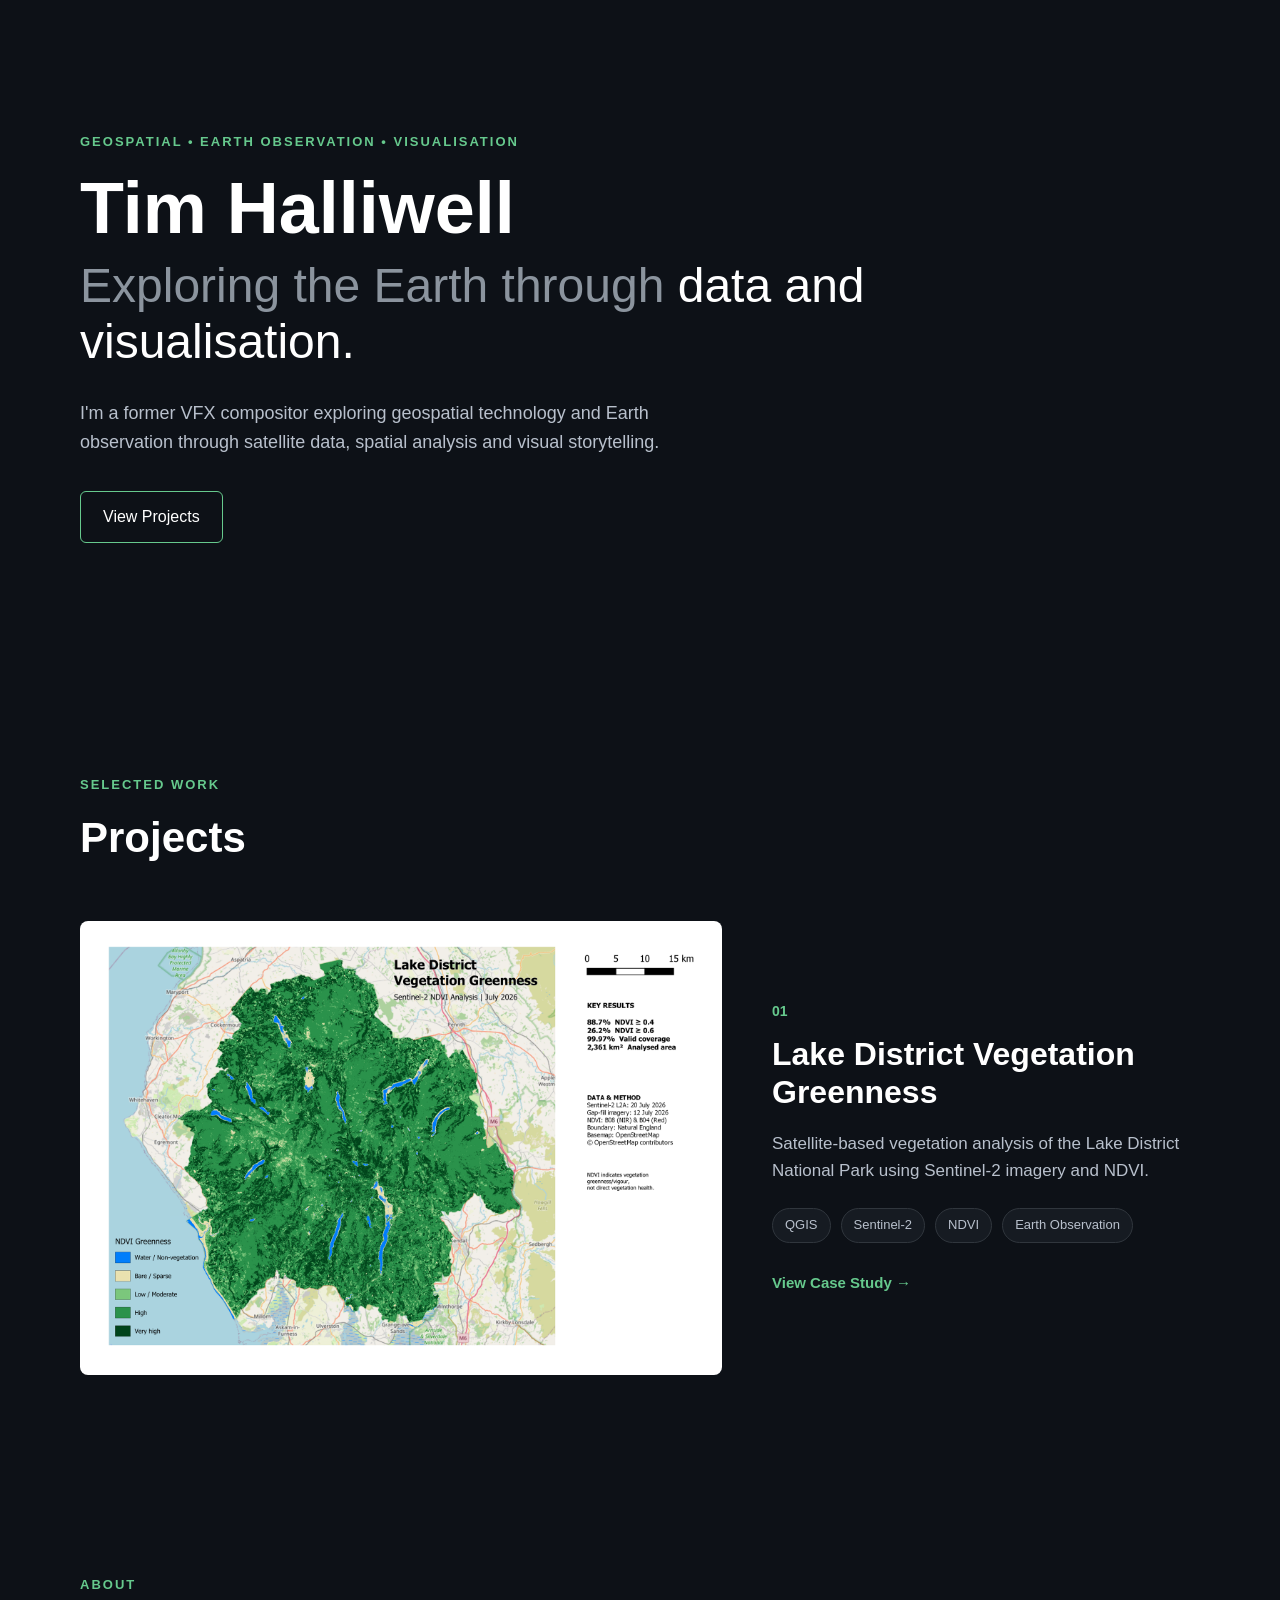
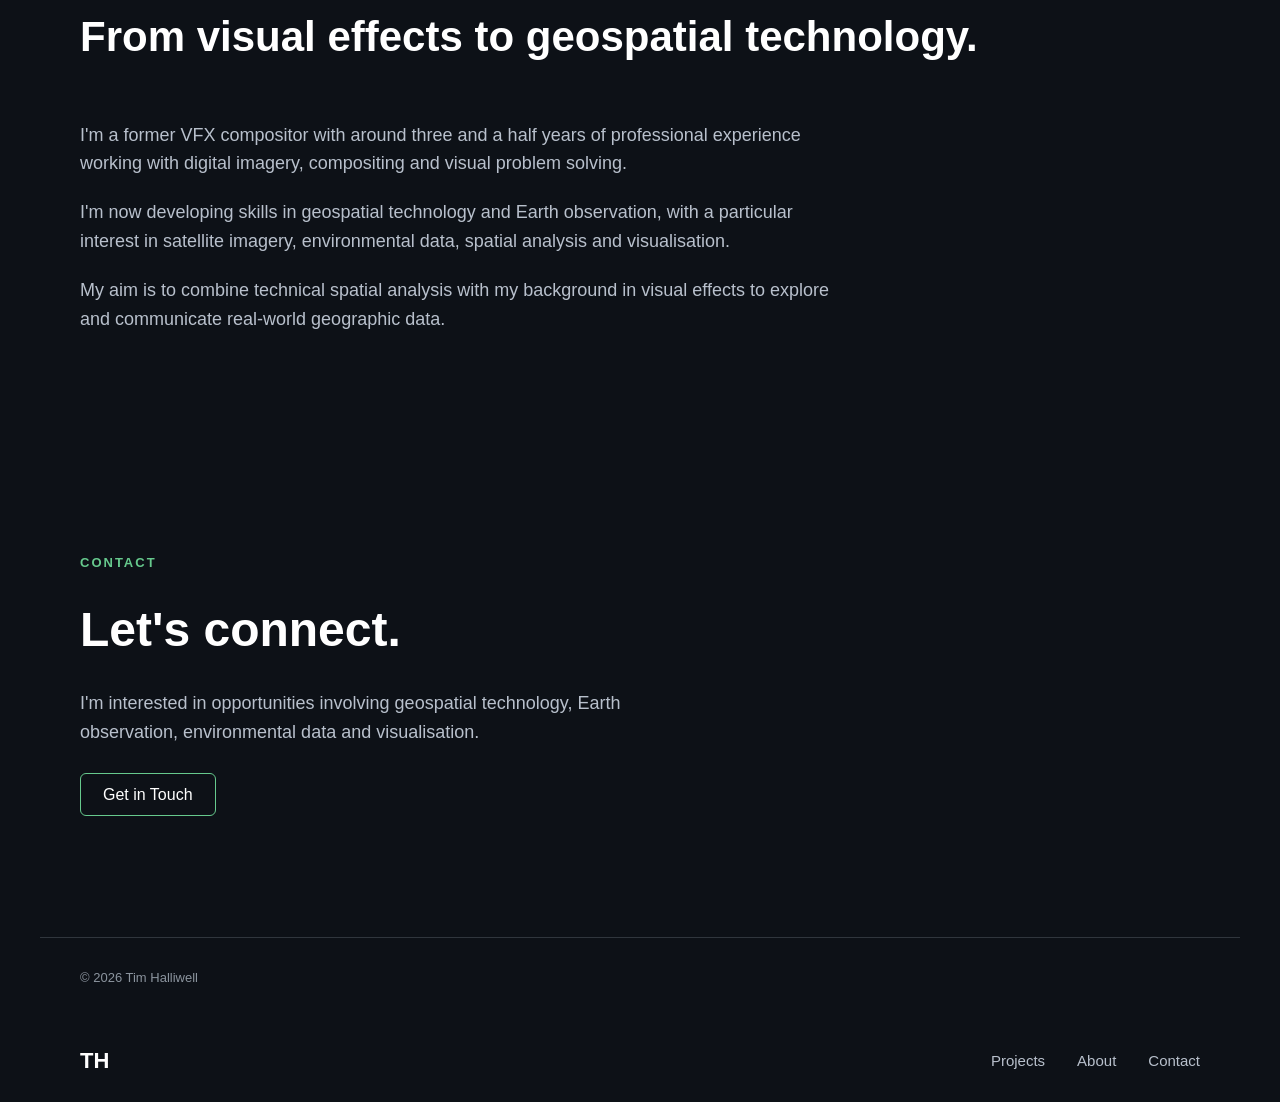
<file: index.html>
<!DOCTYPE html>
<html lang="en">

<head>
    <meta charset="UTF-8">

    <!-- Makes the site scale correctly on phones and tablets -->
    <meta name="viewport" content="width=device-width, initial-scale=1.0">

    <!-- Description used by search engines and link previews -->
    <meta
        name="description"
        content="Geospatial and Earth observation portfolio by Tim Halliwell, exploring satellite imagery, spatial analysis and data visualisation."
    >

    <title>Tim Halliwell | Geospatial & Earth Observation Portfolio</title>

    <link rel="stylesheet" href="style.css">
</head>

<!-- Hero: main introduction shown when the website first loads -->
<main>

    <section class="hero">

        <!-- Short label describing the portfolio -->
        <p class="hero-label">GEOSPATIAL • EARTH OBSERVATION • VISUALISATION</p>

        <!-- Main introduction -->
        <h1>Tim Halliwell</h1>

        <h2>
            Exploring the Earth through
            <span>data and visualisation.</span>
        </h2>

        <!-- Brief introduction to my background and current work -->
        <p class="hero-description">
            I'm a former VFX compositor exploring geospatial technology
            and Earth observation through satellite data, spatial analysis
            and visual storytelling.
        </p>

        <!-- Link that takes the user to the projects section -->
        <a href="#projects" class="hero-button">View Projects</a>

    </section>

    <!-- Projects: showcases selected geospatial and Earth observation work -->
    <section id="projects" class="projects">

        <!-- Section heading -->
        <div class="section-heading">
            <p>SELECTED WORK</p>
            <h2>Projects</h2>
        </div>

        <!-- Project card: Lake District NDVI analysis -->
        <article class="project-card">

        <!-- Final map produced from the Lake District NDVI analysis -->
        <div class="project-image">

            <!-- The project image also links to the full case study -->
            <a href="lake-district-ndvi.html">
                <img
                    src="images/lake-district-ndvi-web.png"
                    alt="NDVI vegetation greenness map of the Lake District National Park"
                >
            </a>

        </div>

            <!-- Information about the project -->
            <div class="project-info">

                <p class="project-number">01</p>

                <!-- Opens the full case study for this project -->
                <h3>
                    <a href="lake-district-ndvi.html">
                        Lake District Vegetation Greenness
                    </a>
                </h3>

                <p class="project-description">
                    Satellite-based vegetation analysis of the Lake District
                    National Park using Sentinel-2 imagery and NDVI.
                </p>

                <!-- Technologies and techniques used in the project -->
                <div class="project-tags">
                    <span>QGIS</span>
                    <span>Sentinel-2</span>
                    <span>NDVI</span>
                    <span>Earth Observation</span>
                </div>

                <!-- Link to the full project methodology and results -->
                <a href="lake-district-ndvi.html" class="project-link">
                View Case Study →
                </a>

            </div>

        </article>

    </section>

    <!-- ==================================================
     ABOUT
     Short introduction to my background and direction.
    =================================================== -->

<section id="about" class="about">

    <div class="section-heading">
        <p>ABOUT</p>
        <h2>From visual effects to geospatial technology.</h2>
    </div>

    <div class="about-content">

        <p>
            I'm a former VFX compositor with around three and a half years
            of professional experience working with digital imagery,
            compositing and visual problem solving.
        </p>

        <p>
            I'm now developing skills in geospatial technology and Earth
            observation, with a particular interest in satellite imagery,
            environmental data, spatial analysis and visualisation.
        </p>

        <p>
            My aim is to combine technical spatial analysis with my
            background in visual effects to explore and communicate
            real-world geographic data.
        </p>

    </div>

</section>

<!-- ==================================================
     CONTACT
     Gives visitors a simple way to get in touch.
=================================================== -->

<section id="contact" class="contact">

    <p class="hero-label">CONTACT</p>

    <h2>Let's connect.</h2>

    <p class="contact-text">
        I'm interested in opportunities involving geospatial technology,
        Earth observation, environmental data and visualisation.
    </p>

    <a href="mailto:Timhalliwell55@hotmail.com" class="hero-button">
        Get in Touch
    </a>

</section>

</main>

<!-- Footer -->
<footer>

    <p>© 2026 Tim Halliwell</p>

</footer>

<body>

    <!-- Header: contains the content shown at the top of the website -->
    <header>

        <!-- Navigation: contains links used to move around the website -->
        <nav>

            <!-- Logo/home link -->
            <a href="#" class="logo">TH</a>

            <!-- Container that groups the main navigation links together -->
            <div class="nav-links">

                <!-- Links to sections of the same page using their ID -->
                <a href="#projects">Projects</a>
                <a href="#about">About</a>
                <a href="#contact">Contact</a>

            </div>

        </nav>

    </header>

</body>
</file>
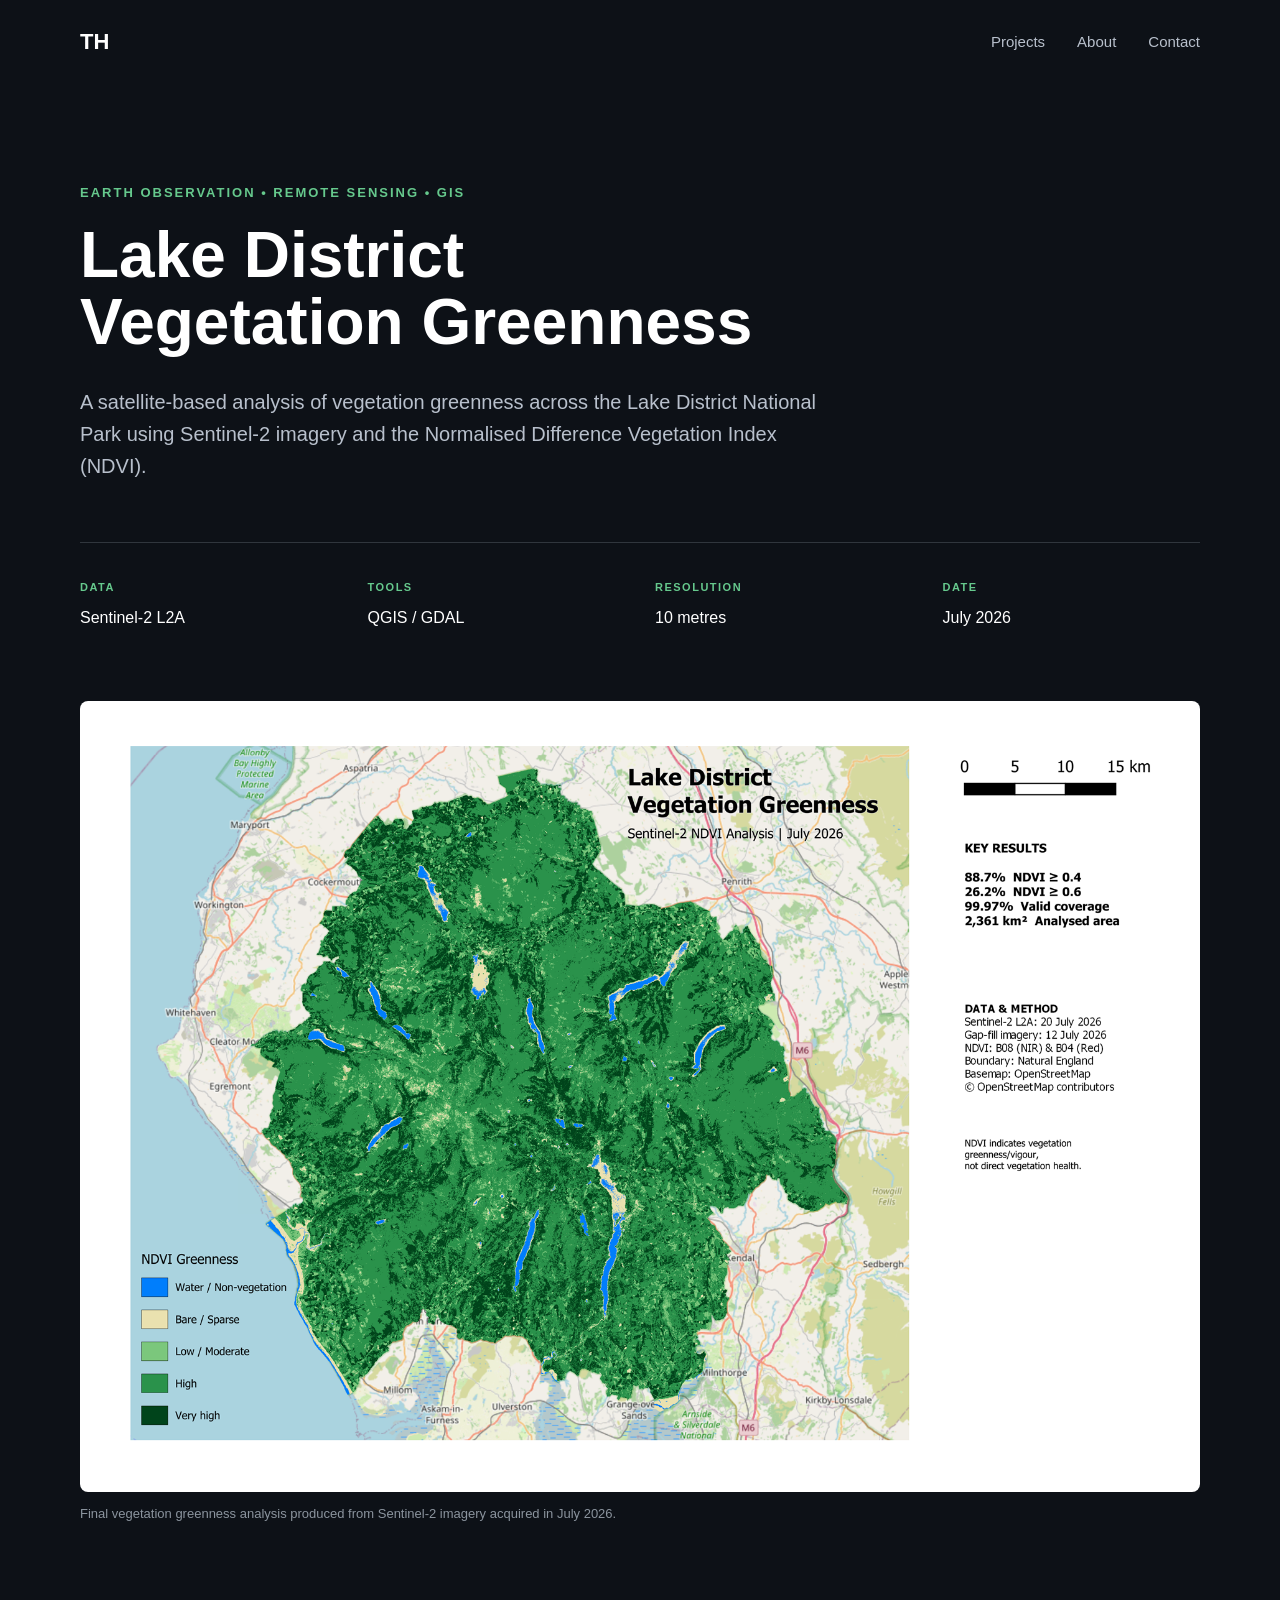
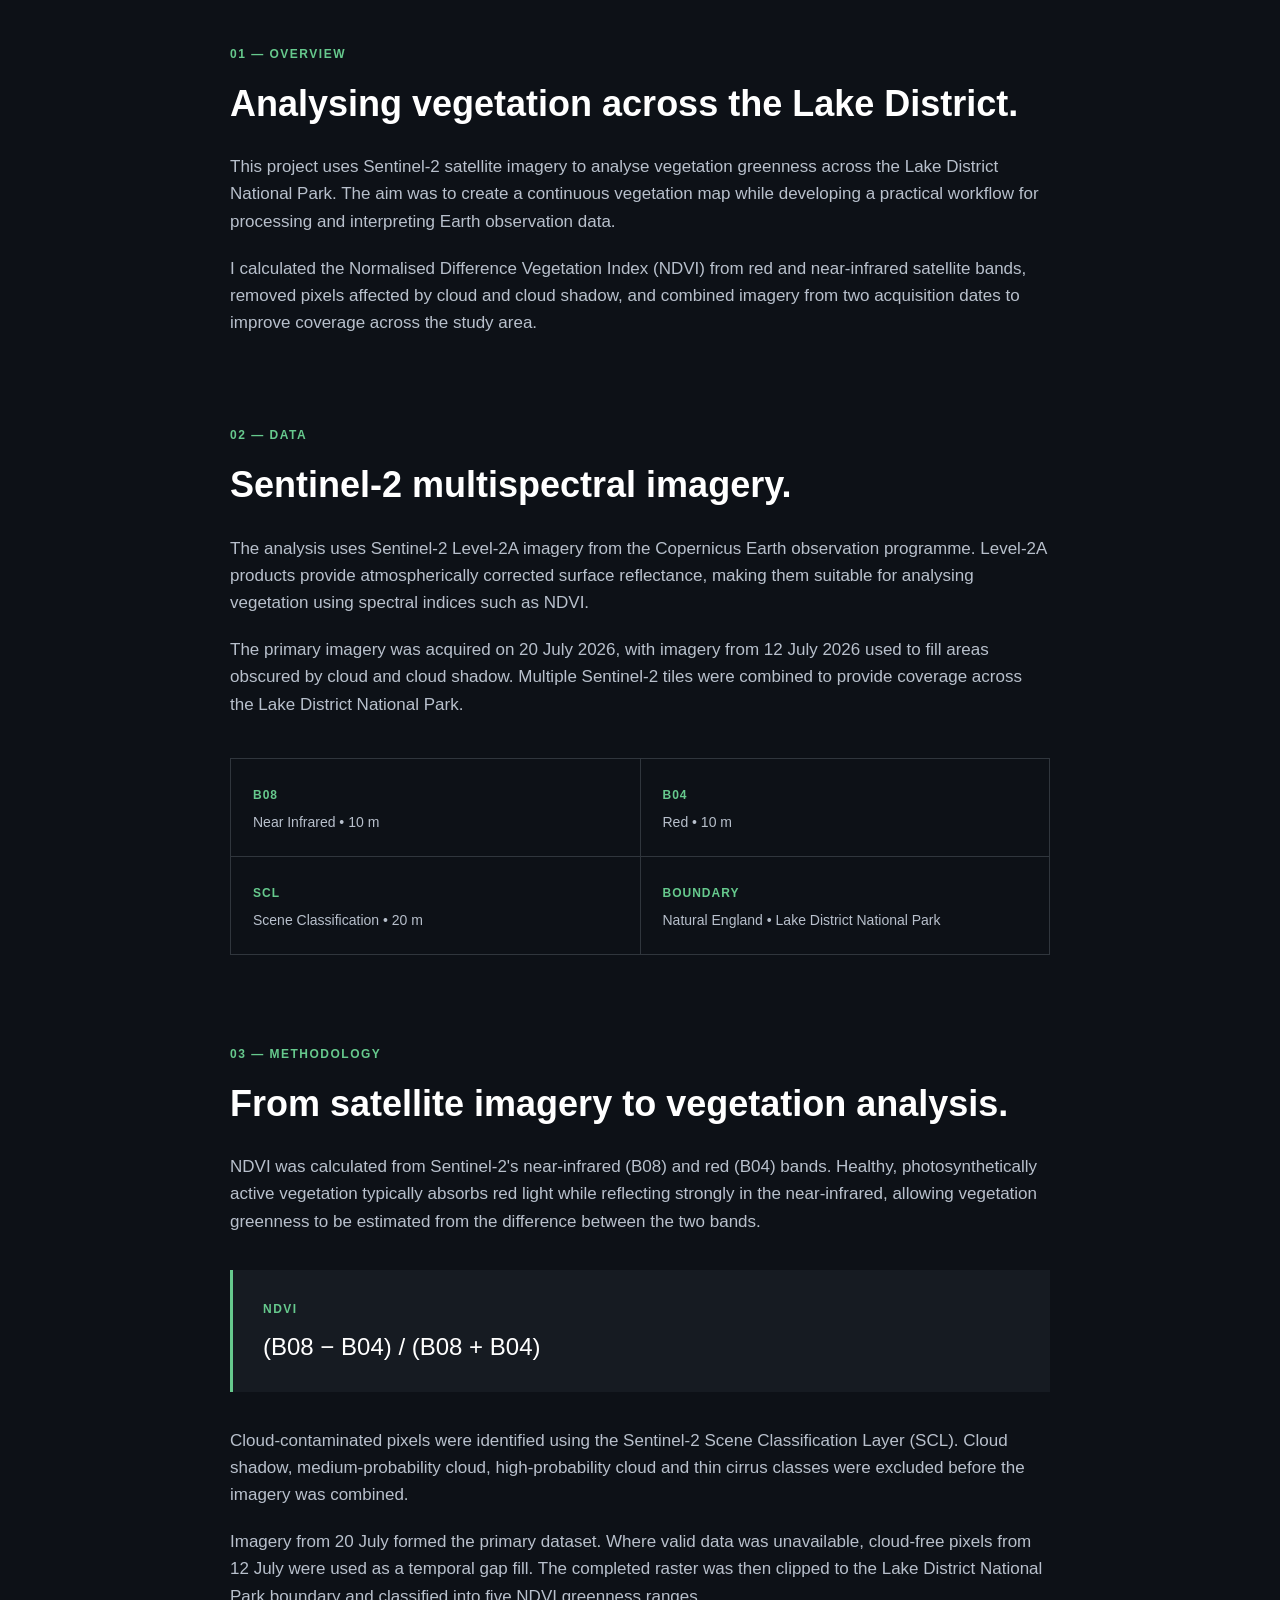
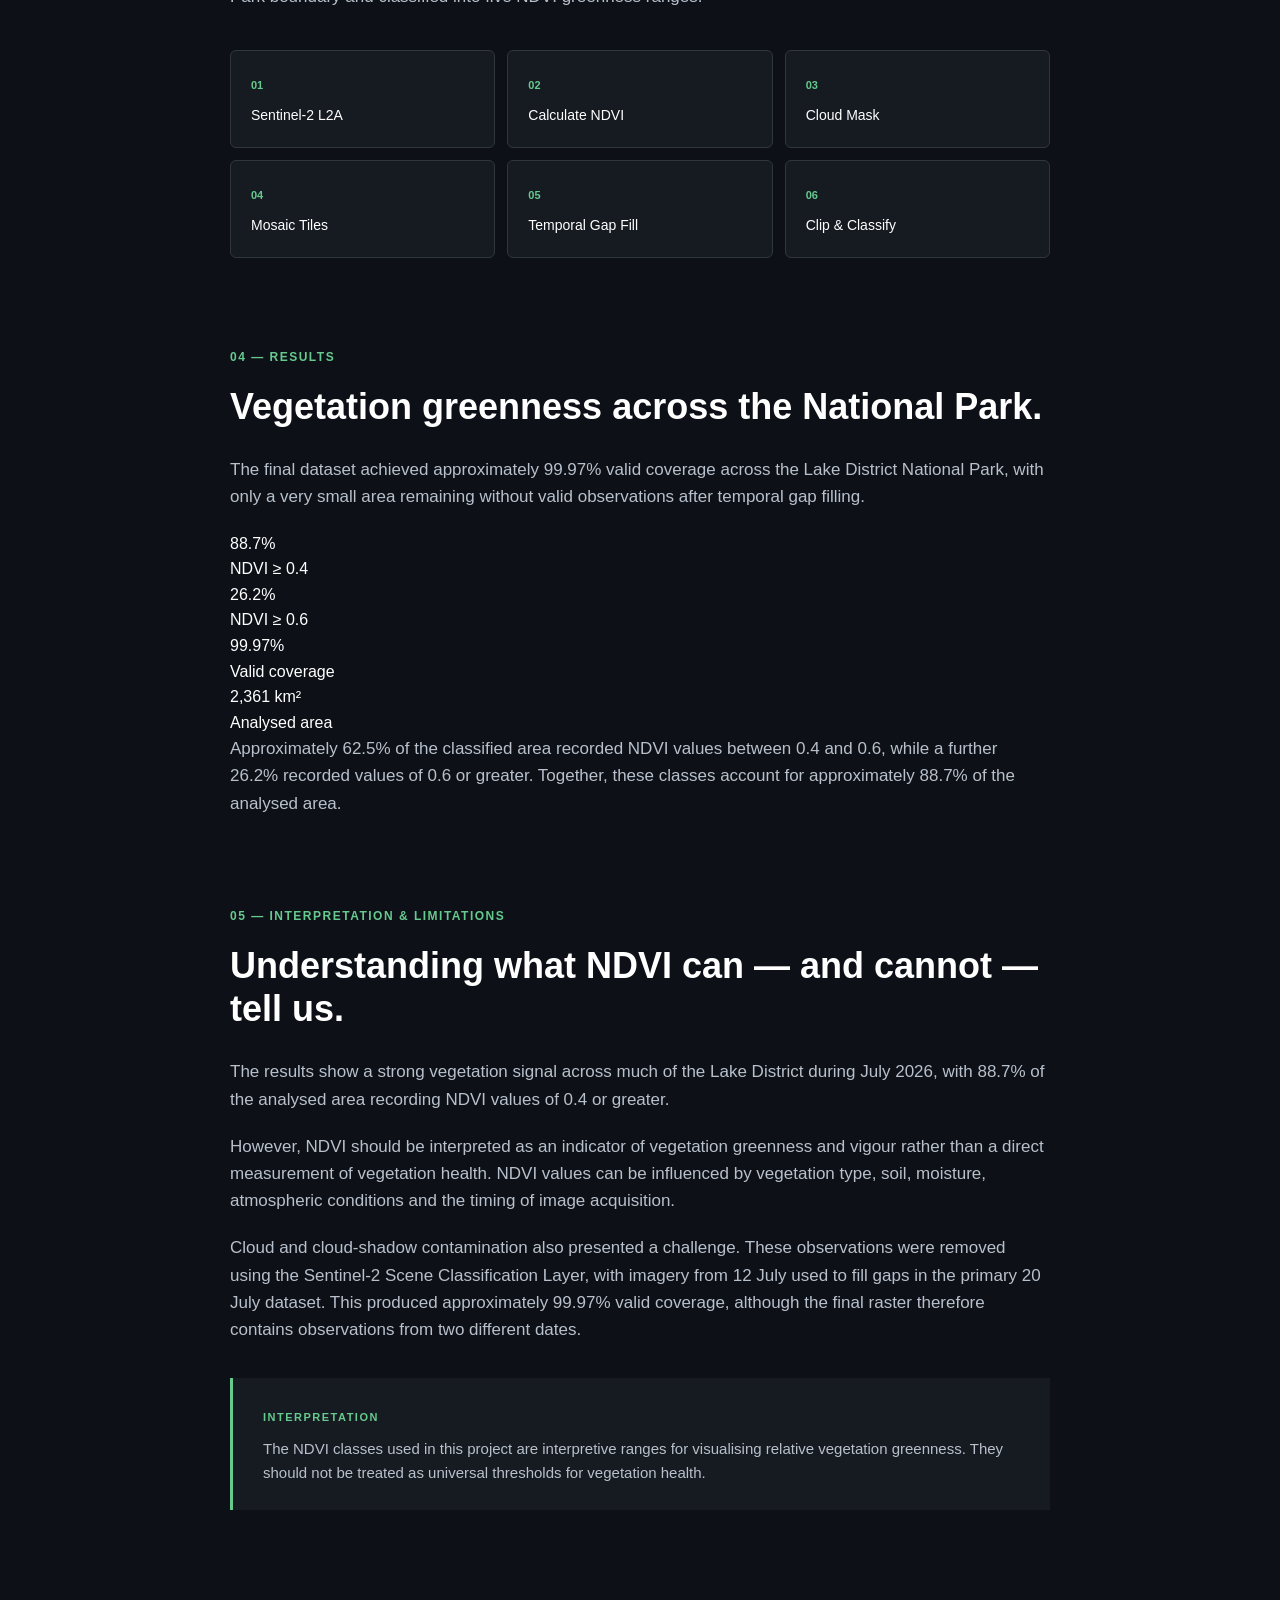
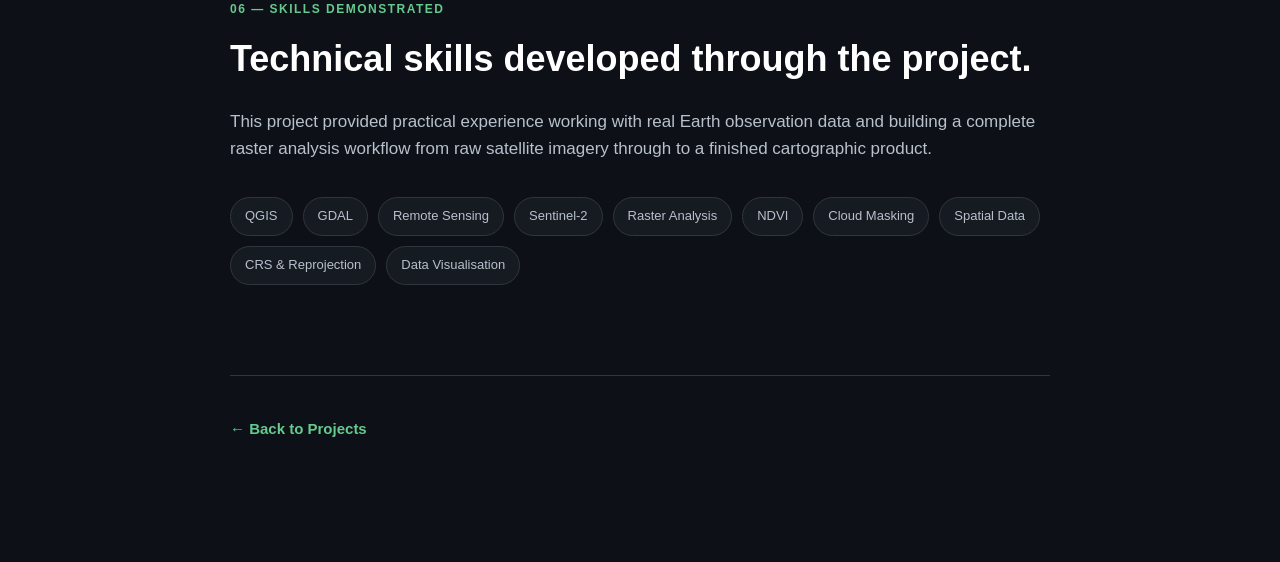
<file: lake-district-ndvi.html>
<!DOCTYPE html>
<html lang="en">

<head>
    <meta charset="UTF-8">

    <meta name="viewport" content="width=device-width, initial-scale=1.0">

    <meta
        name="description"
        content="Sentinel-2 NDVI analysis of vegetation greenness across the Lake District National Park using QGIS, GDAL and Earth observation data."
    >

    <title>Lake District NDVI Analysis | Tim Halliwell</title>

    <link rel="stylesheet" href="style.css">
</head>

<body>

    <!-- Header and navigation -->
    <header>
        <nav>

            <!-- Returns to the portfolio homepage -->
            <a href="index.html" class="logo">TH</a>

            <div class="nav-links">
                <a href="index.html#projects">Projects</a>
                <a href="index.html#about">About</a>
                <a href="index.html#contact">Contact</a>
            </div>

        </nav>
    </header>


    <main>

        <!-- Project introduction -->
        <section class="case-hero">

            <p class="hero-label">
                EARTH OBSERVATION • REMOTE SENSING • GIS
            </p>

            <h1>Lake District<br>Vegetation Greenness</h1>

            <p class="case-intro">
                A satellite-based analysis of vegetation greenness across
                the Lake District National Park using Sentinel-2 imagery
                and the Normalised Difference Vegetation Index (NDVI).
            </p>

            <!-- Quick overview of the project -->
            <div class="case-meta">

                <div>
                    <span>DATA</span>
                    <p>Sentinel-2 L2A</p>
                </div>

                <div>
                    <span>TOOLS</span>
                    <p>QGIS / GDAL</p>
                </div>

                <div>
                    <span>RESOLUTION</span>
                    <p>10 metres</p>
                </div>

                <div>
                    <span>DATE</span>
                    <p>July 2026</p>
                </div>

            </div>

        </section>

                <!-- Main project visual: final NDVI analysis map -->
        <section class="case-visual">

            <img
                src="images/lake-district-ndvi-web.png"
                alt="Final NDVI vegetation greenness analysis map of the Lake District National Park"
            >

            <!-- Caption explaining what the visual represents -->
            <p class="image-caption">
                Final vegetation greenness analysis produced from Sentinel-2
                imagery acquired in July 2026.
            </p>

        </section>

        <!-- Case study content: explains the purpose, process and results -->
<section class="case-content">

    <!-- Project overview -->
    <div class="content-section">

        <p class="content-label">01 — OVERVIEW</p>

        <h2>Analysing vegetation across the Lake District.</h2>

        <p>
            This project uses Sentinel-2 satellite imagery to analyse
            vegetation greenness across the Lake District National Park.
            The aim was to create a continuous vegetation map while
            developing a practical workflow for processing and interpreting
            Earth observation data.
        </p>

        <p>
            I calculated the Normalised Difference Vegetation Index (NDVI)
            from red and near-infrared satellite bands, removed pixels
            affected by cloud and cloud shadow, and combined imagery from
            two acquisition dates to improve coverage across the study area.
        </p>

    </div>

 <!-- ==================================================
     02 — DATA
     Satellite imagery and geographic datasets used.
=================================================== -->

<div class="content-section">

    <p class="content-label">02 — DATA</p>

    <h2>Sentinel-2 multispectral imagery.</h2>

    <p>
        The analysis uses Sentinel-2 Level-2A imagery from the Copernicus
        Earth observation programme. Level-2A products provide
        atmospherically corrected surface reflectance, making them suitable
        for analysing vegetation using spectral indices such as NDVI.
    </p>

    <p>
        The primary imagery was acquired on 20 July 2026, with imagery
        from 12 July 2026 used to fill areas obscured by cloud and cloud
        shadow. Multiple Sentinel-2 tiles were combined to provide coverage
        across the Lake District National Park.
    </p>

    <!-- Key datasets -->
    <div class="data-list">

        <div>
            <span>B08</span>
            <p>Near Infrared • 10 m</p>
        </div>

        <div>
            <span>B04</span>
            <p>Red • 10 m</p>
        </div>

        <div>
            <span>SCL</span>
            <p>Scene Classification • 20 m</p>
        </div>

        <div>
            <span>BOUNDARY</span>
            <p>Natural England • Lake District National Park</p>
        </div>

    </div>

</div>


<!-- ==================================================
     03 — METHODOLOGY
     How the satellite imagery was processed.
=================================================== -->

<div class="content-section">

    <p class="content-label">03 — METHODOLOGY</p>

    <h2>From satellite imagery to vegetation analysis.</h2>

    <p>
        NDVI was calculated from Sentinel-2's near-infrared (B08) and
        red (B04) bands. Healthy, photosynthetically active vegetation
        typically absorbs red light while reflecting strongly in the
        near-infrared, allowing vegetation greenness to be estimated
        from the difference between the two bands.
    </p>

    <!-- NDVI equation -->
    <div class="equation">
        <span>NDVI</span>
        <p>(B08 − B04) / (B08 + B04)</p>
    </div>

    <p>
        Cloud-contaminated pixels were identified using the Sentinel-2
        Scene Classification Layer (SCL). Cloud shadow, medium-probability
        cloud, high-probability cloud and thin cirrus classes were excluded
        before the imagery was combined.
    </p>

    <p>
        Imagery from 20 July formed the primary dataset. Where valid data
        was unavailable, cloud-free pixels from 12 July were used as a
        temporal gap fill. The completed raster was then clipped to the
        Lake District National Park boundary and classified into five
        NDVI greenness ranges.
    </p>

    <!-- Processing workflow -->
    <div class="workflow">

        <div>
            <span>01</span>
            <p>Sentinel-2 L2A</p>
        </div>

        <div>
            <span>02</span>
            <p>Calculate NDVI</p>
        </div>

        <div>
            <span>03</span>
            <p>Cloud Mask</p>
        </div>

        <div>
            <span>04</span>
            <p>Mosaic Tiles</p>
        </div>

        <div>
            <span>05</span>
            <p>Temporal Gap Fill</p>
        </div>

        <div>
            <span>06</span>
            <p>Clip & Classify</p>
        </div>

    </div>

</div>


<!-- ==================================================
     04 — RESULTS
     Main findings from the NDVI analysis.
=================================================== -->

<div class="content-section">

    <p class="content-label">04 — RESULTS</p>

    <h2>Vegetation greenness across the National Park.</h2>

    <p>
        The final dataset achieved approximately 99.97% valid coverage
        across the Lake District National Park, with only a very small
        area remaining without valid observations after temporal gap filling.
    </p>

    <!-- Key results -->
    <div class="results-grid">

        <div>
            <span>88.7%</span>
            <p>NDVI ≥ 0.4</p>
        </div>

        <div>
            <span>26.2%</span>
            <p>NDVI ≥ 0.6</p>
        </div>

        <div>
            <span>99.97%</span>
            <p>Valid coverage</p>
        </div>

        <div>
            <span>2,361 km²</span>
            <p>Analysed area</p>
        </div>

    </div>

    <p>
        Approximately 62.5% of the classified area recorded NDVI values
        between 0.4 and 0.6, while a further 26.2% recorded values of
        0.6 or greater. Together, these classes account for approximately
        88.7% of the analysed area.
    </p>

</div>


<!-- ==================================================
     05 — INTERPRETATION & LIMITATIONS
     What the results mean and where caution is needed.
=================================================== -->

<div class="content-section">

    <p class="content-label">05 — INTERPRETATION & LIMITATIONS</p>

    <h2>Understanding what NDVI can — and cannot — tell us.</h2>

    <p>
        The results show a strong vegetation signal across much of the
        Lake District during July 2026, with 88.7% of the analysed area
        recording NDVI values of 0.4 or greater.
    </p>

    <p>
        However, NDVI should be interpreted as an indicator of vegetation
        greenness and vigour rather than a direct measurement of vegetation
        health. NDVI values can be influenced by vegetation type, soil,
        moisture, atmospheric conditions and the timing of image acquisition.
    </p>

    <p>
        Cloud and cloud-shadow contamination also presented a challenge.
        These observations were removed using the Sentinel-2 Scene
        Classification Layer, with imagery from 12 July used to fill gaps
        in the primary 20 July dataset. This produced approximately 99.97%
        valid coverage, although the final raster therefore contains
        observations from two different dates.
    </p>

    <!-- Important interpretation note -->
    <div class="case-note">

        <span>INTERPRETATION</span>

        <p>
            The NDVI classes used in this project are interpretive ranges
            for visualising relative vegetation greenness. They should not
            be treated as universal thresholds for vegetation health.
        </p>

    </div>

</div>


<!-- ==================================================
     06 — SKILLS DEMONSTRATED
     Technical skills used throughout the project.
=================================================== -->

<div class="content-section">

    <p class="content-label">06 — SKILLS DEMONSTRATED</p>

    <h2>Technical skills developed through the project.</h2>

    <p>
        This project provided practical experience working with real
        Earth observation data and building a complete raster analysis
        workflow from raw satellite imagery through to a finished
        cartographic product.
    </p>

    <div class="skills-list">

        <span>QGIS</span>
        <span>GDAL</span>
        <span>Remote Sensing</span>
        <span>Sentinel-2</span>
        <span>Raster Analysis</span>
        <span>NDVI</span>
        <span>Cloud Masking</span>
        <span>Spatial Data</span>
        <span>CRS & Reprojection</span>
        <span>Data Visualisation</span>

    </div>

</div>


<!-- ==================================================
     CASE STUDY NAVIGATION
=================================================== -->

<div class="case-navigation">
    <a href="index.html#projects">← Back to Projects</a>
</div>


<!-- Close case-content -->
</div>

</section>

</main>

</body>

</html>
</file>
<file: style.css>
/* --------------------------------------------------
   GLOBAL STYLES
   These rules apply to the whole website.
-------------------------------------------------- */

/* Removes the browser's default spacing and makes
   element sizing easier to control */
* {
    margin: 0;
    padding: 0;
    box-sizing: border-box;
}


/* Controls the default appearance of the webpage */
body {
    background-color: #0d1117;
    color: #ffffff;
    font-family: Arial, sans-serif;
    line-height: 1.6;
}

/* --------------------------------------------------
   NAVIGATION
   Styles the navigation bar at the top of the website.
-------------------------------------------------- */

/* Main navigation container */
nav {
    max-width: 1200px;
    margin: 0 auto;
    padding: 24px 40px;

    display: flex;
    justify-content: space-between;
    align-items: center;
}


/* TH logo */
.logo {
    color: #ffffff;
    text-decoration: none;
    font-size: 22px;
    font-weight: bold;
}


/* Groups the navigation links and adds space between them */
.nav-links {
    display: flex;
    gap: 32px;
}


/* Styles the individual navigation links */
.nav-links a {
    color: #b8c0cc;
    text-decoration: none;
    font-size: 15px;
}

/* --------------------------------------------------
   HERO SECTION
   Main introduction shown at the top of the website.
-------------------------------------------------- */

.hero {
    max-width: 1200px;
    min-height: 75vh;
    margin: 0 auto;
    padding: 120px 40px;

    display: flex;
    flex-direction: column;
    justify-content: center;
}


/* Small category label above the main heading */
.hero-label {
    margin-bottom: 18px;

    color: #66c98d;
    font-size: 13px;
    font-weight: bold;
    letter-spacing: 2px;
}


/* Main name heading */
.hero h1 {
    font-size: 72px;
    line-height: 1.05;
    margin-bottom: 12px;
}


/* Main portfolio statement */
.hero h2 {
    max-width: 800px;

    color: #8b949e;
    font-size: 48px;
    line-height: 1.15;
    font-weight: 500;
}


/* Highlights part of the main statement */
.hero h2 span {
    color: #ffffff;
}


/* Introductory paragraph */
.hero-description {
    max-width: 650px;
    margin-top: 30px;

    color: #b8c0cc;
    font-size: 18px;
}


/* Projects button */
.hero-button {
    width: fit-content;
    margin-top: 35px;
    padding: 12px 22px;

    color: #ffffff;
    border: 1px solid #66c98d;
    border-radius: 6px;
    text-decoration: none;
}

/* --------------------------------------------------
   PROJECTS
   Displays portfolio projects and their information.
-------------------------------------------------- */

.projects {
    max-width: 1200px;
    margin: 0 auto;
    padding: 100px 40px;
}


/* Heading shown above the project cards */
.section-heading {
    margin-bottom: 50px;
}

.section-heading p {
    color: #66c98d;
    font-size: 13px;
    font-weight: bold;
    letter-spacing: 2px;
}

.section-heading h2 {
    margin-top: 8px;
    font-size: 42px;
}


/* Individual project container */
.project-card {
    display: grid;
    grid-template-columns: 1.5fr 1fr;
    gap: 50px;
    align-items: center;
}


/* Container for the project preview image */
.project-image {
    overflow: hidden;
    border-radius: 8px;
}


/* Makes the image fit inside its container */
.project-image img {
    display: block;
    width: 100%;
    height: auto;
}


/* Project number */
.project-number {
    margin-bottom: 12px;

    color: #66c98d;
    font-size: 14px;
    font-weight: bold;
}


/* Project title */
.project-info h3 {
    margin-bottom: 18px;

    font-size: 32px;
    line-height: 1.2;
}


/* Short project summary */
.project-description {
    margin-bottom: 24px;

    color: #b8c0cc;
    font-size: 17px;
}


/* Container for the technology tags */
.project-tags {
    display: flex;
    flex-wrap: wrap;
    gap: 10px;
}


/* Individual technology tag */
.project-tags span {
    padding: 6px 12px;

    background-color: #161b22;
    border: 1px solid #30363d;
    border-radius: 20px;

    color: #b8c0cc;
    font-size: 13px;
}

/* Project title links */
.project-info h3 a {
    color: #ffffff;
    text-decoration: none;
}

/* --------------------------------------------------
   CASE STUDY HERO
   Styles the introduction of individual project pages.
-------------------------------------------------- */

.case-hero {
    max-width: 1200px;
    margin: 0 auto;
    padding: 100px 40px 70px;
}


/* Main project title */
.case-hero h1 {
    max-width: 900px;
    margin-bottom: 30px;

    font-size: 64px;
    line-height: 1.05;
}


/* Short introduction beneath the project title */
.case-intro {
    max-width: 750px;

    color: #b8c0cc;
    font-size: 20px;
}


/* Project metadata: data, tools, resolution and date */
.case-meta {
    display: grid;
    grid-template-columns: repeat(4, 1fr);
    gap: 30px;

    margin-top: 60px;
    padding-top: 30px;

    border-top: 1px solid #30363d;
}


/* Small headings within the metadata */
.case-meta span {
    color: #66c98d;
    font-size: 11px;
    font-weight: bold;
    letter-spacing: 1.5px;
}


/* Metadata values */
.case-meta p {
    margin-top: 6px;

    color: #ffffff;
    font-size: 16px;
}

/* --------------------------------------------------
   CASE STUDY VISUAL
   Displays the main finished project image.
-------------------------------------------------- */

.case-visual {
    max-width: 1200px;
    margin: 0 auto;
    padding: 0 40px 100px;
}


/* Keeps the project image within the page width */
.case-visual img {
    display: block;
    width: 100%;
    height: auto;

    border-radius: 8px;
}


/* Small description beneath the image */
.image-caption {
    margin-top: 12px;

    color: #8b949e;
    font-size: 13px;
}

/* --------------------------------------------------
   CASE STUDY CONTENT
   Contains the written analysis and methodology.
-------------------------------------------------- */

.case-content {
    max-width: 900px;
    margin: 0 auto;
    padding: 20px 40px 120px;
}


/* Individual section within the case study */
.content-section {
    margin-bottom: 90px;
}

/* Small numbered label above each section */
.content-label {
    margin-bottom: 18px;

    color: #66c98d;
    font-size: 12px;
    font-weight: bold;
    letter-spacing: 1.5px;
}


/* Case study section headings */
.content-section h2 {
    margin-bottom: 28px;

    font-size: 36px;
    line-height: 1.2;
}


/* Main case study paragraphs */
.content-section > p:not(.content-label) {
    margin-bottom: 20px;

    color: #b8c0cc;
    font-size: 17px;
}

/* Dataset summary shown within the case study */
.data-list {
    display: grid;
    grid-template-columns: repeat(2, 1fr);
    gap: 1px;

    margin: 40px 0 30px;

    background-color: #30363d;
    border: 1px solid #30363d;
}


/* Individual dataset */
.data-list div {
    padding: 22px;

    background-color: #0d1117;
}


/* Dataset name */
.data-list span {
    color: #66c98d;
    font-size: 12px;
    font-weight: bold;
    letter-spacing: 1px;
}


/* Dataset description */
.data-list p {
    margin-top: 5px;

    color: #b8c0cc;
    font-size: 14px;
}

/* --------------------------------------------------
   METHODOLOGY
   Styles the NDVI equation and processing workflow.
-------------------------------------------------- */

/* Highlights the equation used to calculate NDVI */
.equation {
    margin: 35px 0;
    padding: 25px 30px;

    background-color: #161b22;
    border-left: 3px solid #66c98d;
}


/* Equation label */
.equation span {
    color: #66c98d;
    font-size: 12px;
    font-weight: bold;
    letter-spacing: 1.5px;
}


/* Equation itself */
.equation p {
    margin-top: 8px;

    color: #ffffff;
    font-size: 24px;
}


/* Processing workflow */
.workflow {
    display: grid;
    grid-template-columns: repeat(3, 1fr);
    gap: 12px;

    margin-top: 40px;
}


/* Individual processing step */
.workflow div {
    padding: 20px;

    background-color: #161b22;
    border: 1px solid #30363d;
    border-radius: 6px;
}


/* Workflow step number */
.workflow span {
    color: #66c98d;
    font-size: 11px;
    font-weight: bold;
}


/* Workflow step description */
.workflow p {
    margin-top: 8px;

    color: #ffffff;
    font-size: 14px;
}

/* --------------------------------------------------
   CASE STUDY NOTES
   Highlights important interpretation or limitations.
-------------------------------------------------- */

.case-note {
    margin-top: 35px;
    padding: 25px 30px;

    background-color: #161b22;
    border-left: 3px solid #66c98d;
}


/* Small heading within the note */
.case-note span {
    color: #66c98d;
    font-size: 11px;
    font-weight: bold;
    letter-spacing: 1.5px;
}


/* Note text */
.case-note p {
    margin-top: 8px;

    color: #b8c0cc;
    font-size: 15px;
}

/* --------------------------------------------------
   SKILLS
   Displays technical skills demonstrated by a project.
-------------------------------------------------- */

.skills-list {
    display: flex;
    flex-wrap: wrap;
    gap: 10px;

    margin-top: 35px;
}


/* Individual skill */
.skills-list span {
    padding: 8px 14px;

    background-color: #161b22;
    border: 1px solid #30363d;
    border-radius: 20px;

    color: #b8c0cc;
    font-size: 13px;
}

/* --------------------------------------------------
   ABOUT
-------------------------------------------------- */

.about {
    max-width: 1200px;
    margin: 0 auto;
    padding: 100px 40px;
}


/* Keeps the About text readable rather than
   stretching across the entire screen */
.about-content {
    max-width: 750px;
}


.about-content p {
    margin-bottom: 20px;

    color: #b8c0cc;
    font-size: 18px;
}

/* --------------------------------------------------
   CONTACT
-------------------------------------------------- */

.contact {
    max-width: 1200px;
    margin: 0 auto;
    padding: 100px 40px 130px;
}


.contact h2 {
    margin-bottom: 20px;

    font-size: 48px;
}


.contact-text {
    max-width: 600px;
    margin-bottom: 35px;

    color: #b8c0cc;
    font-size: 18px;
}

/* --------------------------------------------------
   FOOTER
-------------------------------------------------- */

footer {
    max-width: 1200px;
    margin: 0 auto;
    padding: 30px 40px;

    border-top: 1px solid #30363d;

    color: #8b949e;
    font-size: 13px;
}

/* Clear link from a project preview to the full case study */
.project-link {
    display: inline-block;
    margin-top: 28px;

    color: #66c98d;
    font-size: 15px;
    font-weight: bold;
    text-decoration: none;
}


/* Gives visual feedback when the mouse is over the link */
.project-link:hover {
    text-decoration: underline;
}

/* --------------------------------------------------
   INTERACTIONS
   Small visual feedback when the user hovers links.
-------------------------------------------------- */

/* Smooth movement when navigation links jump to a section */
html {
    scroll-behavior: smooth;
}


/* Navigation links */
.nav-links a {
    transition: color 0.2s ease;
}

.nav-links a:hover {
    color: #66c98d;
}


/* Project title */
.project-info h3 a {
    transition: color 0.2s ease;
}

.project-info h3 a:hover {
    color: #66c98d;
}


/* Project image */
.project-image img {
    transition: transform 0.3s ease;
}

.project-image:hover img {
    transform: scale(1.02);
}


/* Main buttons */
.hero-button {
    transition: background-color 0.2s ease,
                color 0.2s ease;
}

.hero-button:hover {
    background-color: #66c98d;
    color: #0d1117;
}

/* ==================================================
   RESPONSIVE DESIGN
   These styles apply when the screen is 768px wide
   or smaller.
================================================== */

@media (max-width: 768px) {

    /* ---------- NAVIGATION ---------- */

    nav {
        padding: 20px;
    }

    .nav-links {
        gap: 16px;
    }


    /* ---------- HOMEPAGE HERO ---------- */

    .hero {
        min-height: auto;
        padding: 90px 20px 70px;
    }

    .hero h1 {
        font-size: 48px;
    }

    .hero h2 {
        font-size: 32px;
    }

    .hero-description {
        font-size: 16px;
    }


    /* ---------- PROJECTS ---------- */

    .projects {
        padding: 70px 20px;
    }

    .project-card {
        grid-template-columns: 1fr;
        gap: 30px;
    }

    .section-heading h2 {
        font-size: 34px;
    }


    /* ---------- ABOUT ---------- */

    .about {
        padding: 70px 20px;
    }


    /* ---------- CONTACT ---------- */

    .contact {
        padding: 70px 20px 100px;
    }

    .contact h2 {
        font-size: 38px;
    }


    /* ---------- CASE STUDY HERO ---------- */

    .case-hero {
        padding: 70px 20px 50px;
    }

    .case-hero h1 {
        font-size: 44px;
    }

    .case-intro {
        font-size: 17px;
    }


    /* Stack the four project details vertically */
    .case-meta {
        grid-template-columns: repeat(2, 1fr);
        gap: 25px;
    }


    /* ---------- CASE STUDY IMAGE ---------- */

    .case-visual {
        padding: 0 20px 70px;
    }


    /* ---------- CASE STUDY CONTENT ---------- */

    .case-content {
        padding: 20px 20px 80px;
    }

    .content-section h2 {
        font-size: 30px;
    }


    /* Data information becomes one column */
    .data-list {
        grid-template-columns: 1fr;
    }


    /* Workflow becomes one column */
    .workflow {
        grid-template-columns: 1fr;
    }


    /* Results remain compact but readable */
    .results-grid {
        grid-template-columns: 1fr 1fr;
    }


    /* ---------- FOOTER ---------- */

    footer {
        padding: 30px 20px;
    }

}

/* --------------------------------------------------
   CASE STUDY NAVIGATION
-------------------------------------------------- */

.case-navigation {
    padding-top: 40px;
    border-top: 1px solid #30363d;
}

.case-navigation a {
    color: #66c98d;
    font-size: 15px;
    font-weight: bold;
    text-decoration: none;

    transition: color 0.2s ease;
}

.case-navigation a:hover {
    color: #ffffff;
}
</file>
